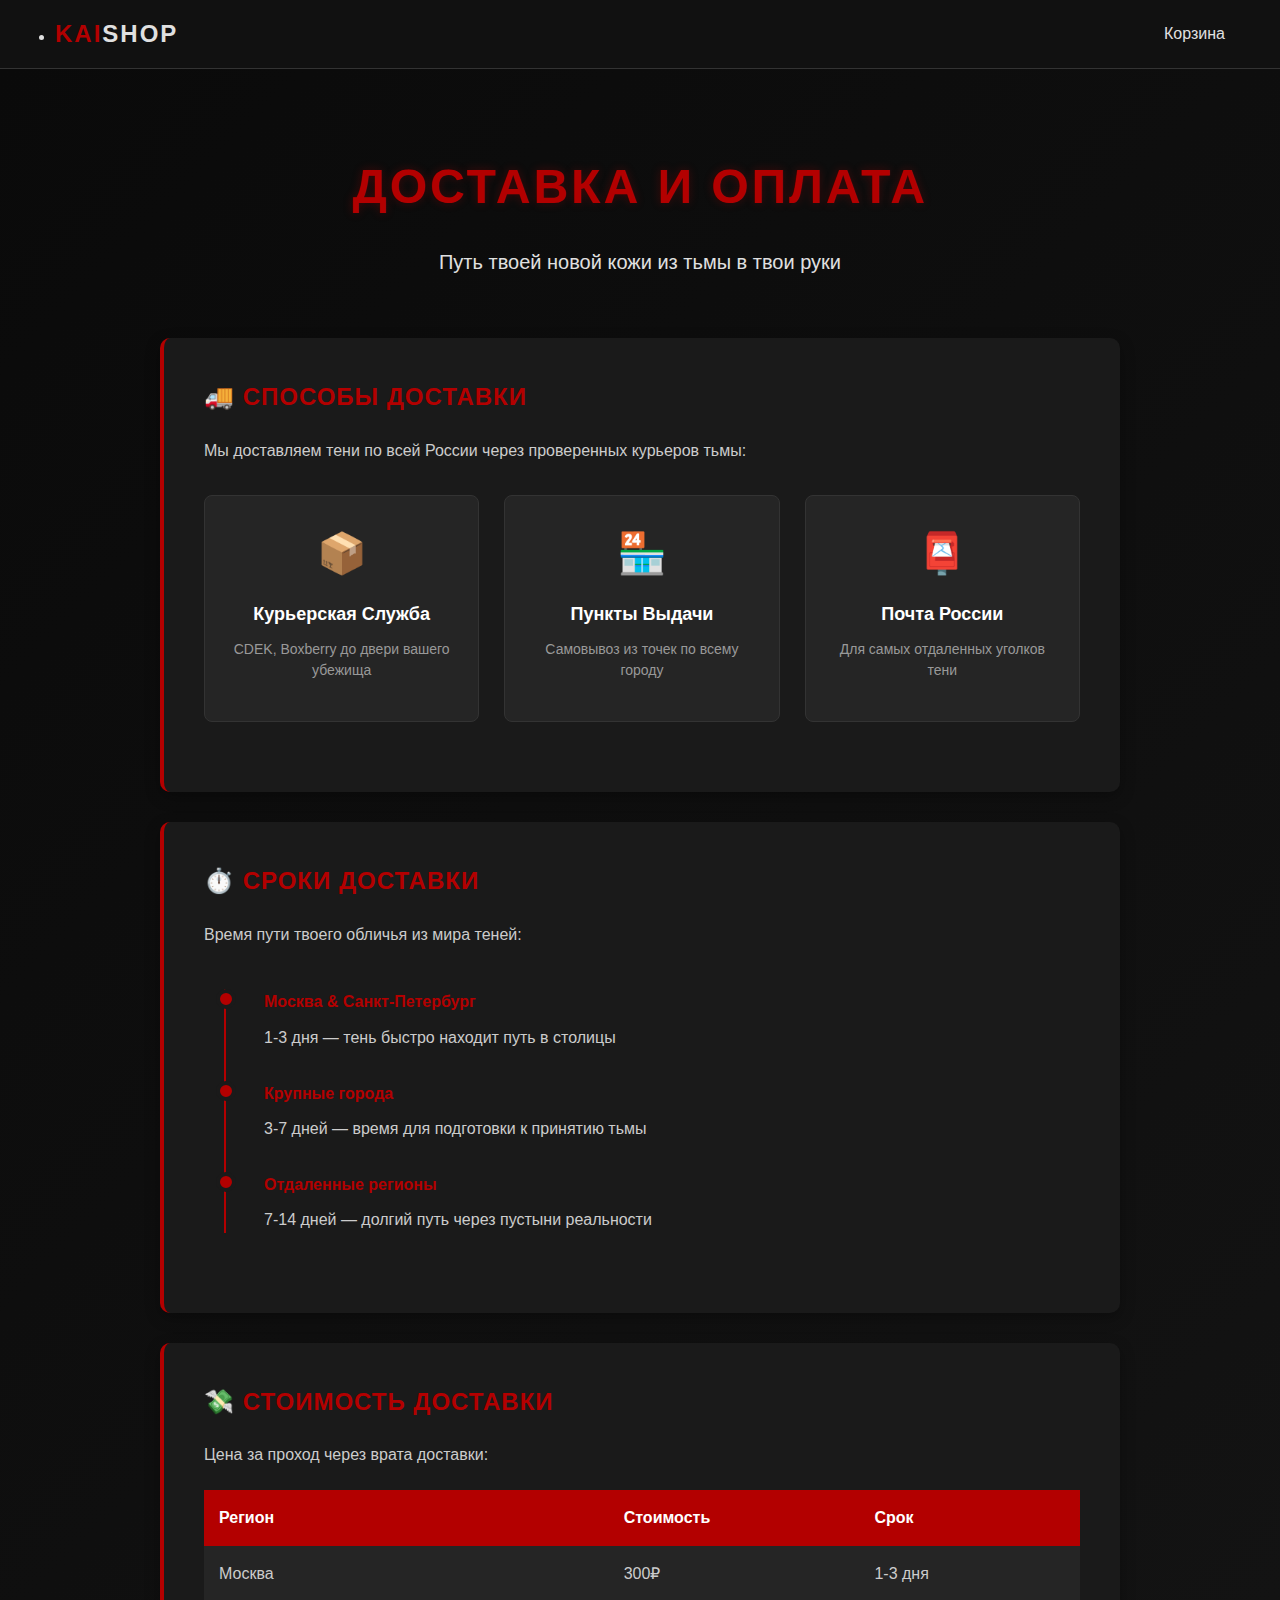
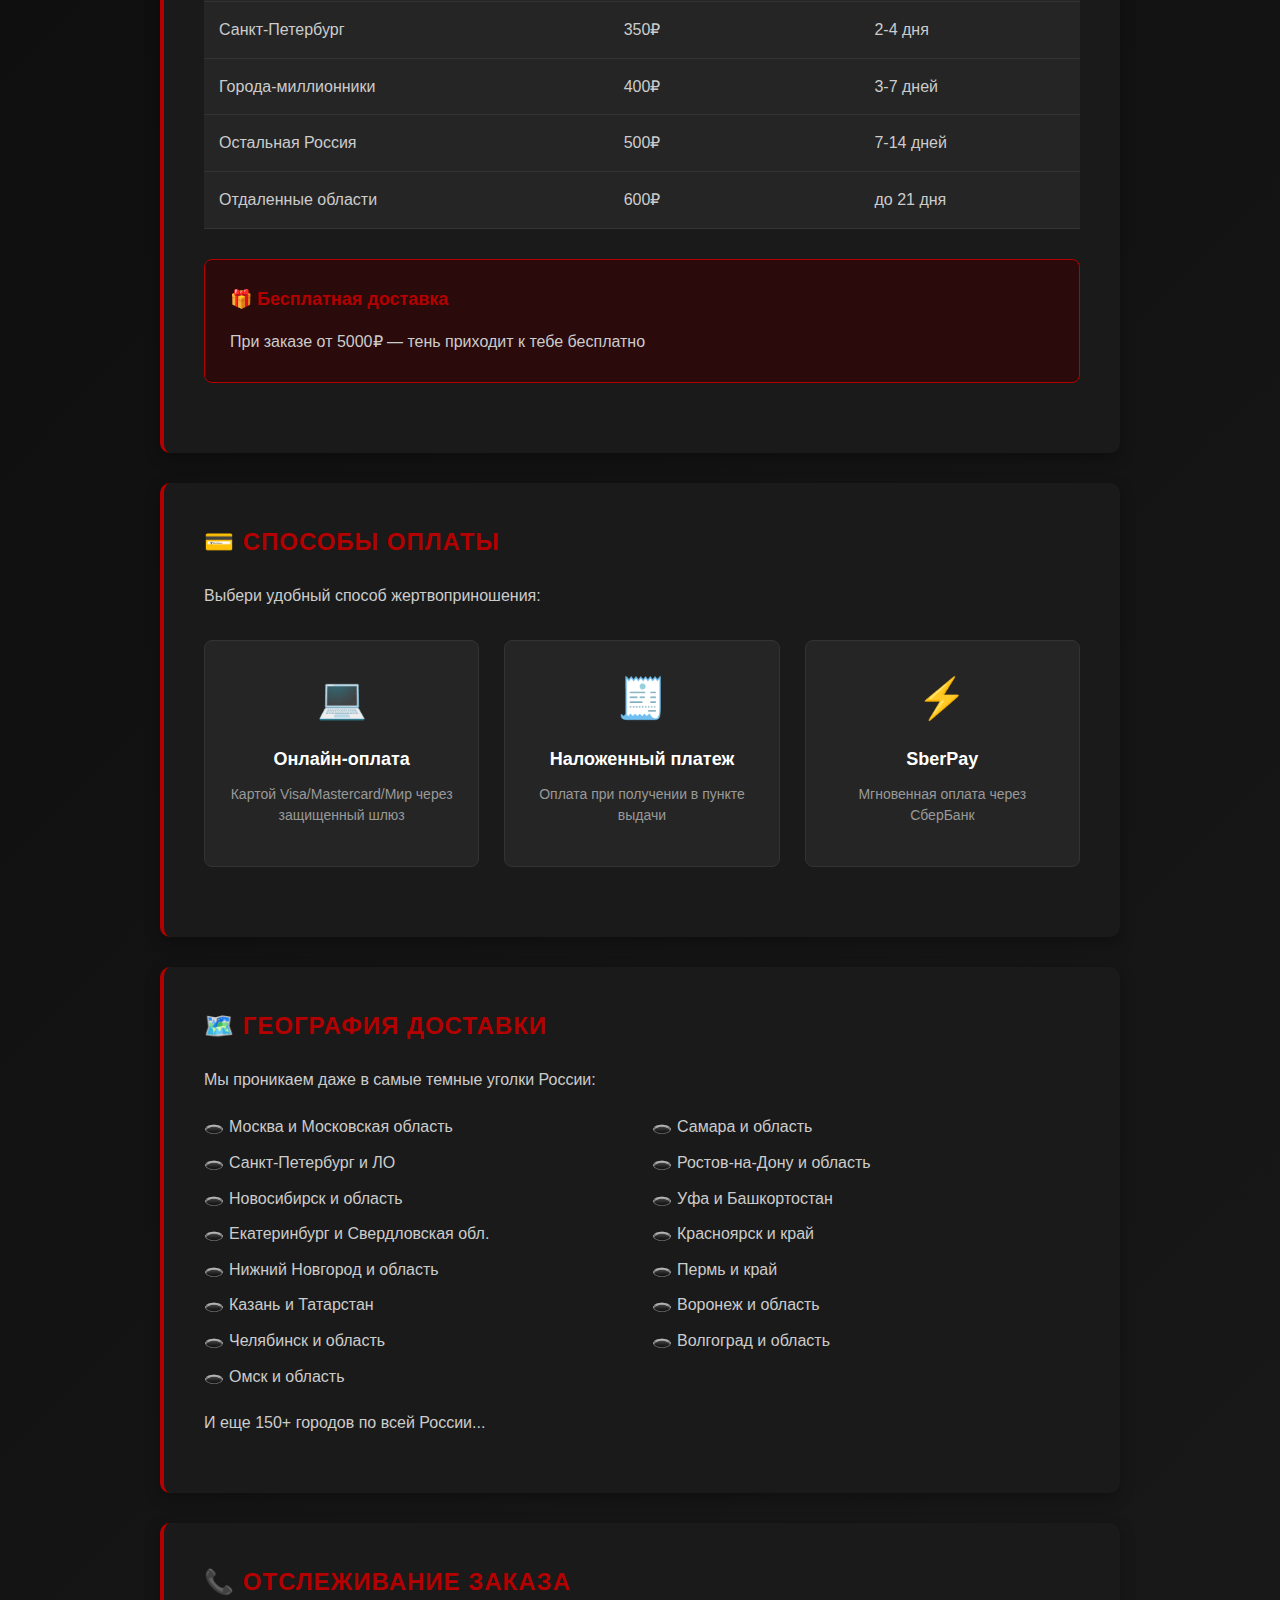
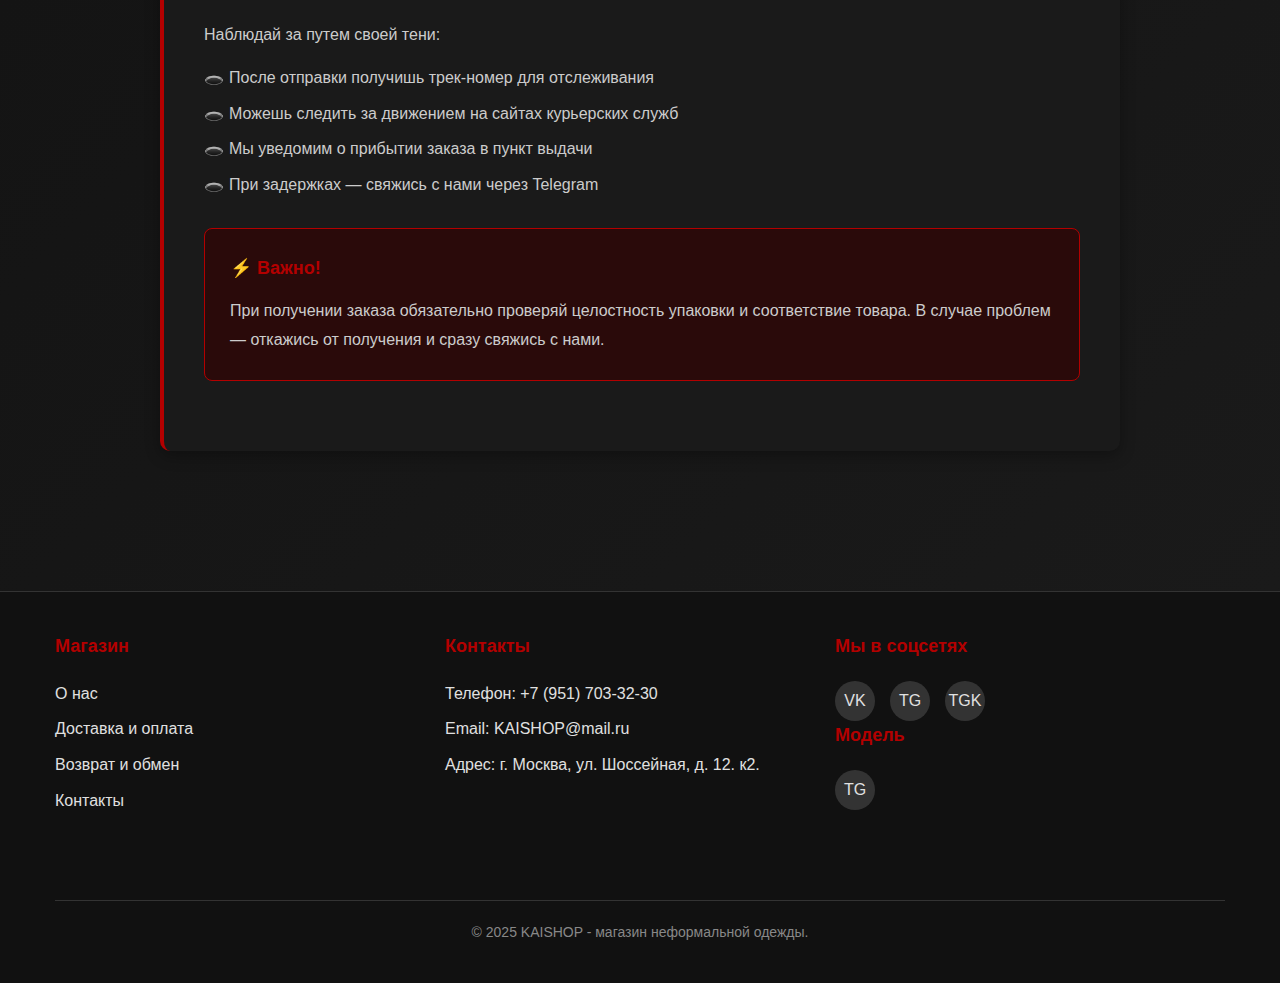
<file: dostavka1.html>
<!DOCTYPE html>
<html lang="ru">
<head>
    <meta charset="UTF-8">
    <meta name="viewport" content="width=device-width, initial-scale=1.0">
    <meta name="description" content="Доставка и оплата в магазине Kaishop">
    <meta name="keywords" content="доставка, оплата, сроки, Россия">
    <link rel="stylesheet" href="style.css">
    <link rel="stylesheet" href="dostavka.css">
    <title>Доставка и оплата - Kaishop</title>
   
</head>
<body>
    <!-- Шапка сайта -->
    <header>
        <div class="container">
            <div class="header-content">
                <li><a href="index.html"><div class="logo">Kai<span>shop</span></div></a></li>
                <nav>
                    <ul>
                        <li><a href="#"></a></li>
                        <li><a href="#"></a></li>
                        <li><a href="#"></a></li>
                        <li><a href="#"></a></li>
                        <li><a href="#"></a></li>
                        <li><a href="#"></a></li>
                    </ul>
                </nav>
                <div class="user-actions">
                    <a href="korzina.html">Корзина</a>
                </div>
            </div>
        </div>
    </header>

    <!-- Основной контент -->
    <section class="delivery-section">
        <div class="delivery-container">
            <div class="delivery-header">
                <h1 class="delivery-title">Доставка и Оплата</h1>
                <p class="delivery-subtitle">Путь твоей новой кожи из тьмы в твои руки</p>
            </div>

            <div class="delivery-grid">
                <div class="delivery-card">
                    <h3>🚚 Способы Доставки</h3>
                    <p>Мы доставляем тени по всей России через проверенных курьеров тьмы:</p>
                    
                    <div class="methods-grid">
                        <div class="method-card">
                            <span class="method-icon">📦</span>
                            <h4>Курьерская Служба</h4>
                            <p>CDEK, Boxberry до двери вашего убежища</p>
                        </div>
                        <div class="method-card">
                            <span class="method-icon">🏪</span>
                            <h4>Пункты Выдачи</h4>
                            <p>Самовывоз из точек по всему городу</p>
                        </div>
                        <div class="method-card">
                            <span class="method-icon">📮</span>
                            <h4>Почта России</h4>
                            <p>Для самых отдаленных уголков тени</p>
                        </div>
                    </div>
                </div>

                <div class="delivery-card">
                    <h3>⏱️ Сроки Доставки</h3>
                    <p>Время пути твоего обличья из мира теней:</p>
                    
                    <div class="timeline">
                        <div class="timeline-item">
                            <div class="timeline-marker"></div>
                            <div class="timeline-content">
                                <h4>Москва & Санкт-Петербург</h4>
                                <p>1-3 дня — тень быстро находит путь в столицы</p>
                            </div>
                        </div>
                        <div class="timeline-item">
                            <div class="timeline-marker"></div>
                            <div class="timeline-content">
                                <h4>Крупные города</h4>
                                <p>3-7 дней — время для подготовки к принятию тьмы</p>
                            </div>
                        </div>
                        <div class="timeline-item">
                            <div class="timeline-marker"></div>
                            <div class="timeline-content">
                                <h4>Отдаленные регионы</h4>
                                <p>7-14 дней — долгий путь через пустыни реальности</p>
                            </div>
                        </div>
                    </div>
                </div>

                <div class="delivery-card">
                    <h3>💸 Стоимость Доставки</h3>
                    <p>Цена за проход через врата доставки:</p>
                    
                    <table class="price-table">
                        <thead>
                            <tr>
                                <th>Регион</th>
                                <th>Стоимость</th>
                                <th>Срок</th>
                            </tr>
                        </thead>
                        <tbody>
                            <tr>
                                <td>Москва</td>
                                <td>300₽</td>
                                <td>1-3 дня</td>
                            </tr>
                            <tr>
                                <td>Санкт-Петербург</td>
                                <td>350₽</td>
                                <td>2-4 дня</td>
                            </tr>
                            <tr>
                                <td>Города-миллионники</td>
                                <td>400₽</td>
                                <td>3-7 дней</td>
                            </tr>
                            <tr>
                                <td>Остальная Россия</td>
                                <td>500₽</td>
                                <td>7-14 дней</td>
                            </tr>
                            <tr>
                                <td>Отдаленные области</td>
                                <td>600₽</td>
                                <td>до 21 дня</td>
                            </tr>
                        </tbody>
                    </table>
                    
                    <div class="warning-box">
                        <h4>🎁 Бесплатная доставка</h4>
                        <p>При заказе от 5000₽ — тень приходит к тебе бесплатно</p>
                    </div>
                </div>

                <div class="delivery-card">
                    <h3>💳 Способы Оплаты</h3>
                    <p>Выбери удобный способ жертвоприношения:</p>
                    
                    <div class="methods-grid">
                        <div class="method-card">
                            <span class="method-icon">💻</span>
                            <h4>Онлайн-оплата</h4>
                            <p>Картой Visa/Mastercard/Мир через защищенный шлюз</p>
                        </div>
                        <div class="method-card">
                            <span class="method-icon">🧾</span>
                            <h4>Наложенный платеж</h4>
                            <p>Оплата при получении в пункте выдачи</p>
                        </div>
                        <div class="method-card">
                            <span class="method-icon">⚡</span>
                            <h4>SberPay</h4>
                            <p>Мгновенная оплата через СберБанк</p>
                        </div>
                    </div>
                </div>

                <div class="delivery-card">
                    <h3>🗺️ География Доставки</h3>
                    <p>Мы проникаем даже в самые темные уголки России:</p>
                    
                    <ul class="regions-list">
                        <li>Москва и Московская область</li>
                        <li>Санкт-Петербург и ЛО</li>
                        <li>Новосибирск и область</li>
                        <li>Екатеринбург и Свердловская обл.</li>
                        <li>Нижний Новгород и область</li>
                        <li>Казань и Татарстан</li>
                        <li>Челябинск и область</li>
                        <li>Омск и область</li>
                        <li>Самара и область</li>
                        <li>Ростов-на-Дону и область</li>
                        <li>Уфа и Башкортостан</li>
                        <li>Красноярск и край</li>
                        <li>Пермь и край</li>
                        <li>Воронеж и область</li>
                        <li>Волгоград и область</li>
                    </ul>
                    
                    <p>И еще 150+ городов по всей России...</p>
                </div>

                <div class="delivery-card">
                    <h3>📞 Отслеживание Заказа</h3>
                    <p>Наблюдай за путем своей тени:</p>
                    <ul>
                        <li>После отправки получишь трек-номер для отслеживания</li>
                        <li>Можешь следить за движением на сайтах курьерских служб</li>
                        <li>Мы уведомим о прибытии заказа в пункт выдачи</li>
                        <li>При задержках — свяжись с нами через Telegram</li>
                    </ul>
                    
                    <div class="warning-box">
                        <h4>⚡ Важно!</h4>
                        <p>При получении заказа обязательно проверяй целостность упаковки и соответствие товара. В случае проблем — откажись от получения и сразу свяжись с нами.</p>
                    </div>
                </div>
            </div>
        </div>
    </section>

    <!-- Подвал -->
    <footer>
        <div class="container">
            <div class="footer-content">
                <div class="footer-column">
                    <h3>Магазин</h3>
                    <ul>
                        <li><a href="onas.html">О нас</a></li>
                        <li><a href="dostavka1.html">Доставка и оплата</a></li>
                        <li><a href="vozvrat.html">Возврат и обмен</a></li>
                        <li><a href="kontakti.html">Контакты</a></li>
                    </ul>
                </div>
                
                <div class="footer-column">
                    <h3>Контакты</h3>
                    <ul>
                        <li>Телефон: +7 (951) 703-32-30</li>
                        <li>Email: KAISHOP@mail.ru</li>
                        <li>Адрес: г. Москва, ул. Шоссейная, д. 12. к2.</li>
                    </ul>
                </div>
               <div class="footer-column">
                    <h3>Мы в соцсетях</h3>
                    <div class="social-links">
                        <a href="https://vk.com/xxkaixx">VK</a>
                        <a href="https://t.me/xxkaixx11">TG</a>
                        <a href="https://t.me/+Fnojny3BR4E2MDFi">TGK</a>
                    </div>
                    <div class="footer-column">
                    <h3>Модель</h3>
                    <div class="social-links">
                        <a href="https://t.me/qnwexe">TG</a>         
                    </div>
                    </div>
                </div>
            </div>
            <div class="copyright">
                &copy; 2025 KAISHOP - магазин неформальной одежды.
            </div>
        </div>
    </footer>
</body>
</html>
</file>
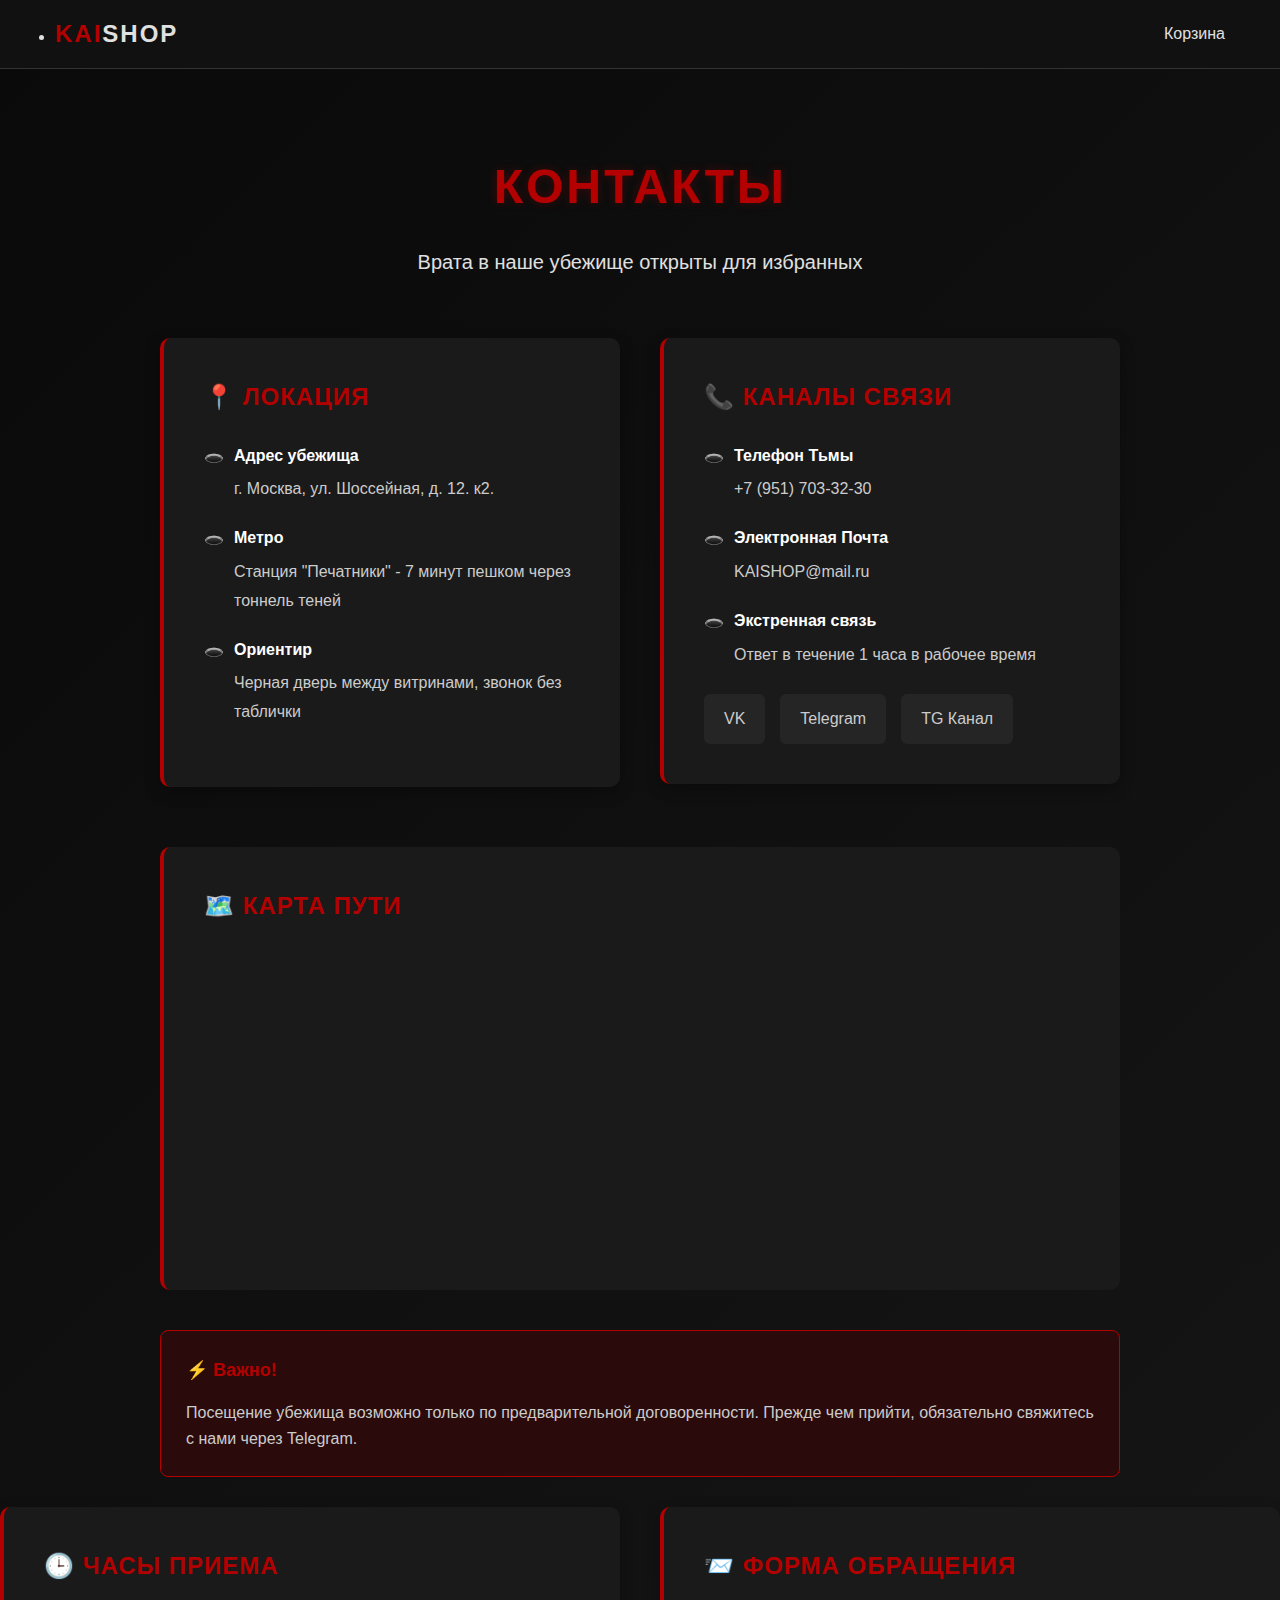
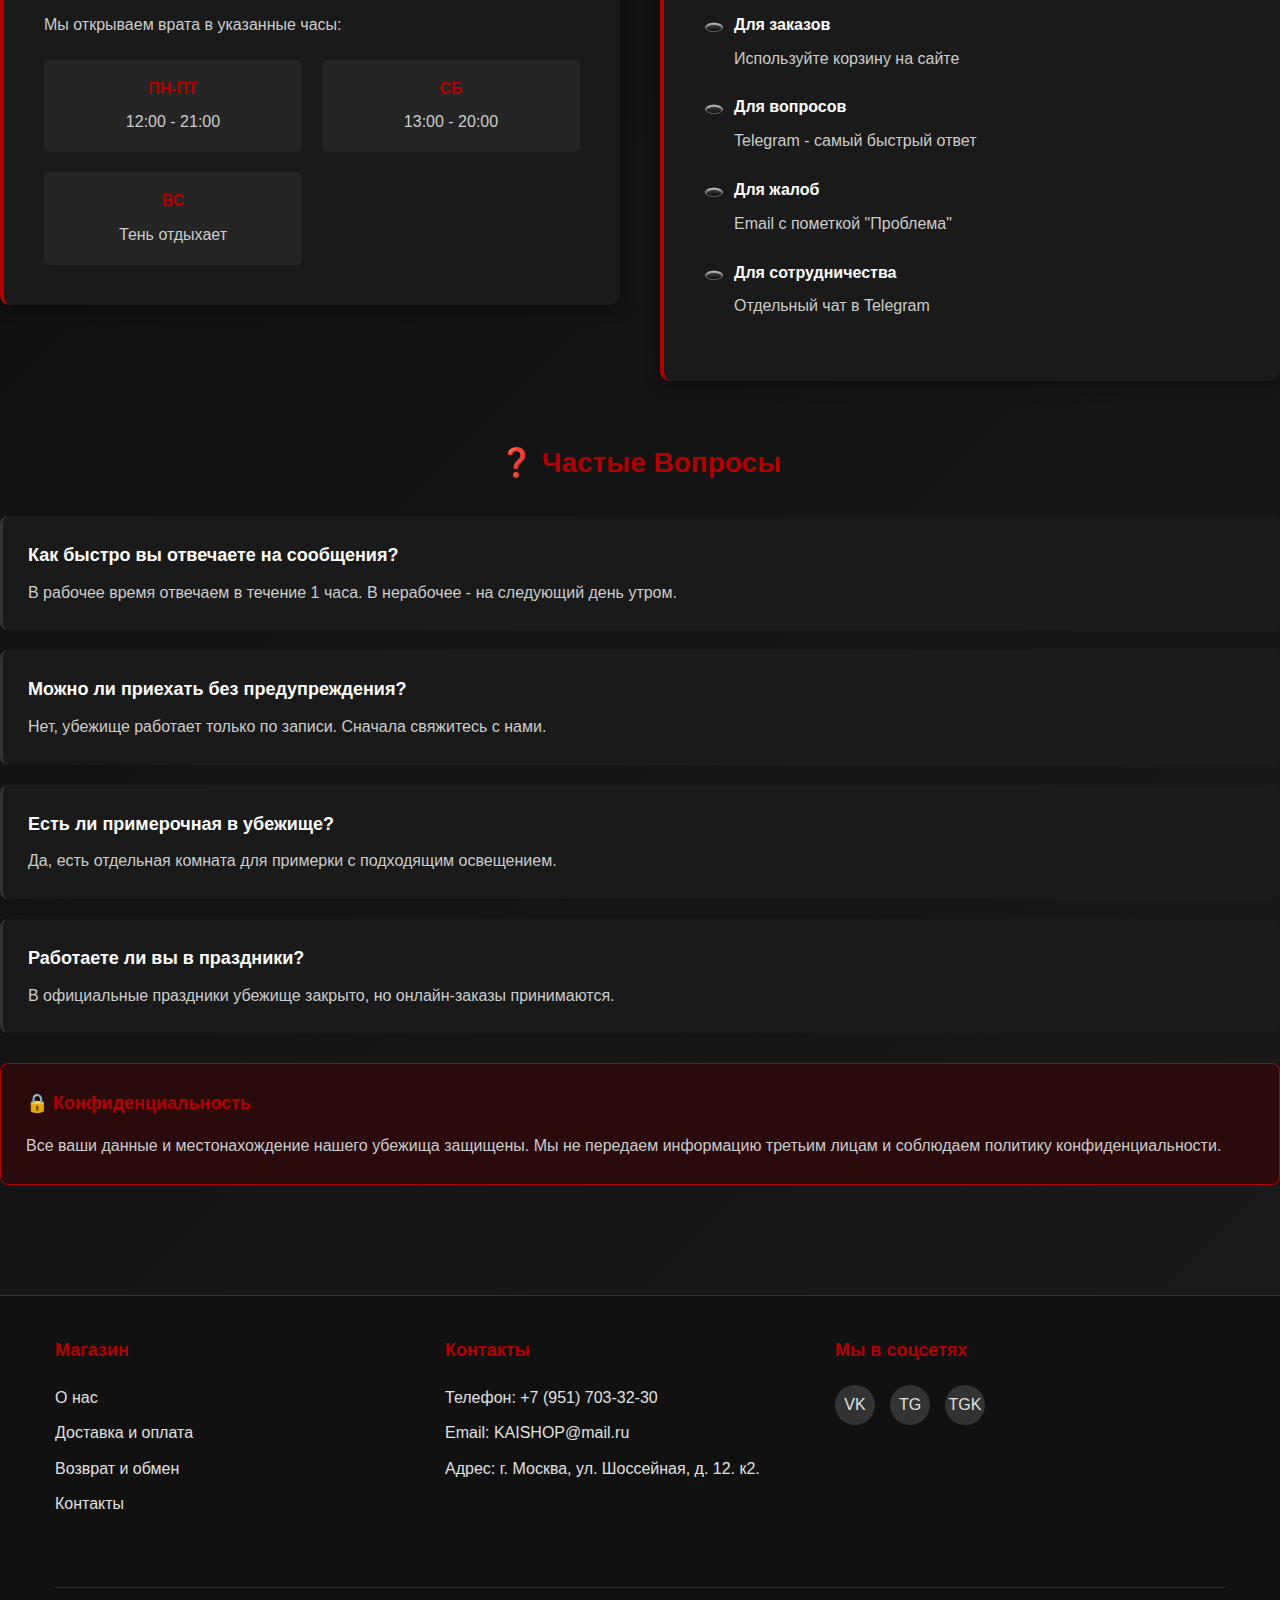
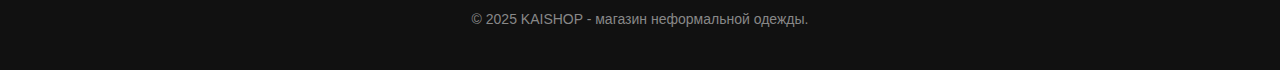
<file: kontakti.html>
<!DOCTYPE html>
<html lang="ru">
<head>
    <meta charset="UTF-8">
    <meta name="viewport" content="width=device-width, initial-scale=1.0">
    <meta name="description" content="Контакты магазина Kaishop">
    <meta name="keywords" content="контакты, адрес, телефон, связь">
    <link rel="stylesheet" href="style.css">
    <link rel="stylesheet" href="kontakti.css">
    <title>Контакты - Kaishop</title>
</head>
<body>
    <!-- Шапка сайта -->
    <header>
        <div class="container">
            <div class="header-content">
                <li><a href="index.html"><div class="logo">Kai<span>shop</span></div></a></li>
                <nav>
                    <ul>
                        <li><a href="#"></a></li>
                        <li><a href="#"></a></li>
                        <li><a href="#"></a></li>
                        <li><a href="#"></a></li>
                        <li><a href="#"></a></li>
                        <li><a href="#"></a></li>
                    </ul>
                </nav>
                <div class="user-actions">
                    <a href="korzina.html">Корзина</a>
                </div>
            </div>
        </div>
    </header>

    <!-- Основной контент -->
    <section class="contacts-section">
        <div class="contacts-container">
            <div class="contacts-header">
                <h1 class="contacts-title">Контакты</h1>
                <p class="contacts-subtitle">Врата в наше убежище открыты для избранных</p>
            </div>

            <div class="contacts-grid">
                <div class="contact-card">
                    <h3>📍 Локация</h3>
                    <div class="contact-info">
                        <div class="contact-item">
                            <strong>Адрес убежища</strong>
                            г. Москва, ул. Шоссейная, д. 12. к2.
                        </div>
                        <div class="contact-item">
                            <strong>Метро</strong>
                            Станция "Печатники" - 7 минут пешком через тоннель теней
                        </div>
                        <div class="contact-item">
                            <strong>Ориентир</strong>
                            Черная дверь между витринами, звонок без таблички
                        </div>
                    </div>
                </div>

                <div class="contact-card">
                    <h3>📞 Каналы Связи</h3>
                    <div class="contact-info">
                        <div class="contact-item">
                            <strong>Телефон Тьмы</strong>
                            +7 (951) 703-32-30
                        </div>
                        <div class="contact-item">
                            <strong>Электронная Почта</strong>
                            KAISHOP@mail.ru
                        </div>
                        <div class="contact-item">
                            <strong>Экстренная связь</strong>
                            Ответ в течение 1 часа в рабочее время
                        </div>
                    </div>

                    <div class="social-links-large">
                        <a href="https://vk.com/xxkaixx" class="social-link">
                            <span>VK</span>
                        </a>
                        <a href="https://t.me/xxkaixx11" class="social-link">
                            <span>Telegram</span>
                        </a>
                        <a href="https://t.me/+Fnojny3BR4E2MDFi" class="social-link">
                            <span>TG Канал</span>
                        </a>
                    </div>
                </div>
            </div>

            <div class="map-container">
                <h3>🗺️ Карта Пути</h3>
                
    <div style="position:relative;overflow:hidden;height:300px;border-radius:8px;">
        <iframe 
            src="https://yandex.ru/map-widget/v1/?ll=37.711556%2C55.768989&z=16" 
            width="100%" 
            height="300" 
            frameborder="0" 
            style="border:0;border-radius:8px;"
            allowfullscreen="true">
        </iframe>
    </div>
    
                </div>
                <div class="warning-box">
                    <h4>⚡ Важно!</h4>
                    <p>Посещение убежища возможно только по предварительной договоренности. Прежде чем прийти, обязательно свяжитесь с нами через Telegram.</p>
                </div>
            </div>

            <div class="contacts-grid">
                <div class="contact-card">
                    <h3>🕒 Часы Приема</h3>
                    <div class="contact-info">
                        <p>Мы открываем врата в указанные часы:</p>
                        <div class="hours-grid">
                            <div class="hour-item">
                                <div class="day">ПН-ПТ</div>
                                <div class="time">12:00 - 21:00</div>
                            </div>
                            <div class="hour-item">
                                <div class="day">СБ</div>
                                <div class="time">13:00 - 20:00</div>
                            </div>
                            <div class="hour-item">
                                <div class="day">ВС</div>
                                <div class="time">Тень отдыхает</div>
                            </div>
                        </div>
                    </div>
                </div>

                <div class="contact-card">
                    <h3>📨 Форма Обращения</h3>
                    <div class="contact-info">
                        <div class="contact-item">
                            <strong>Для заказов</strong>
                            Используйте корзину на сайте
                        </div>
                        <div class="contact-item">
                            <strong>Для вопросов</strong>
                            Telegram - самый быстрый ответ
                        </div>
                        <div class="contact-item">
                            <strong>Для жалоб</strong>
                            Email с пометкой "Проблема"
                        </div>
                        <div class="contact-item">
                            <strong>Для сотрудничества</strong>
                            Отдельный чат в Telegram
                        </div>
                    </div>
                </div>
            </div>

            <div class="faq-section">
                <h3 style="color: #b30000; font-size: 28px; margin-bottom: 30px; text-align: center;">❓ Частые Вопросы</h3>
                <div class="faq-grid">
                    <div class="faq-item">
                        <h4>Как быстро вы отвечаете на сообщения?</h4>
                        <p>В рабочее время отвечаем в течение 1 часа. В нерабочее - на следующий день утром.</p>
                    </div>
                    <div class="faq-item">
                        <h4>Можно ли приехать без предупреждения?</h4>
                        <p>Нет, убежище работает только по записи. Сначала свяжитесь с нами.</p>
                    </div>
                    <div class="faq-item">
                        <h4>Есть ли примерочная в убежище?</h4>
                        <p>Да, есть отдельная комната для примерки с подходящим освещением.</p>
                    </div>
                    <div class="faq-item">
                        <h4>Работаете ли вы в праздники?</h4>
                        <p>В официальные праздники убежище закрыто, но онлайн-заказы принимаются.</p>
                    </div>
                </div>
            </div>

            <div class="warning-box">
                <h4>🔒 Конфиденциальность</h4>
                <p>Все ваши данные и местонахождение нашего убежища защищены. Мы не передаем информацию третьим лицам и соблюдаем политику конфиденциальности.</p>
            </div>
        </div>
    </section>

    <!-- Подвал -->
    <footer>
        <div class="container">
            <div class="footer-content">
                <div class="footer-column">
                    <h3>Магазин</h3>
                    <ul>
                        <li><a href="onas.html">О нас</a></li>
                        <li><a href="dostavka1.html">Доставка и оплата</a></li>
                        <li><a href="vozvrat.html">Возврат и обмен</a></li>
                        <li><a href="kontakti.html">Контакты</a></li>
                    </ul>
                </div>
                
                <div class="footer-column">
                    <h3>Контакты</h3>
                    <ul>
                        <li>Телефон: +7 (951) 703-32-30</li>
                        <li>Email: KAISHOP@mail.ru</li>
                        <li>Адрес: г. Москва, ул. Шоссейная, д. 12. к2.</li>
                    </ul>
                </div>
                <div class="footer-column">
                    <h3>Мы в соцсетях</h3>
                    <div class="social-links">
                        <a href="https://vk.com/xxkaixx">VK</a>
                        <a href="https://t.me/xxkaixx11">TG</a>
                        <a href="https://t.me/+Fnojny3BR4E2MDFi">TGK</a>
                    </div>
                </div>
            </div>
            <div class="copyright">
                &copy; 2025 KAISHOP - магазин неформальной одежды.
            </div>
        </div>
    </footer>
</body>
</html>
</file>
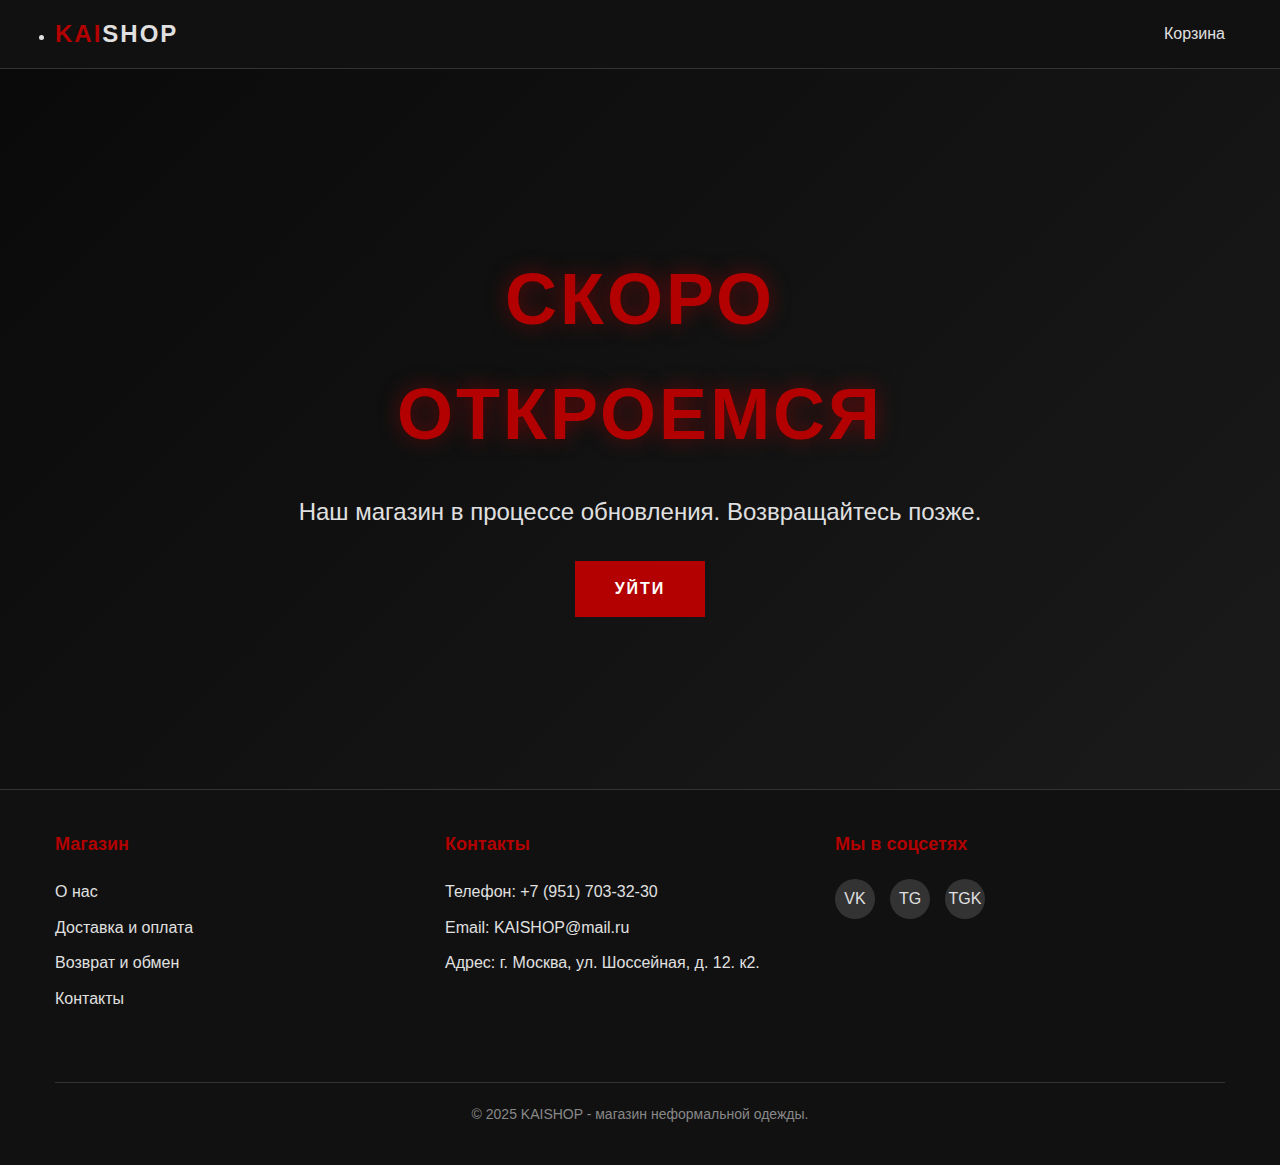
<file: net.html>
<!DOCTYPE html>
<html lang="ru">
<head>
    <meta charset="UTF-8">
    <meta name="viewport" content="width=device-width, initial-scale=1.0">
    <meta name="description" content="Kaishop - магазин неформальной одежды">
    <meta name="keywords" content="неформальная одежда, готическая одежда, альтернативный стиль">
    <link rel="stylesheet" href="style.css">
     <link rel="stylesheet" href="net.css">
    <title>Kaishop - магазин неформальной одежды</title>

</head>
<body>
    <!-- Шапка сайта --> 
    <header>
        <div class="container">
            <div class="header-content">
                <li><a href="index.html"><div class="logo">Kai<span>shop</span></div></a></li>
                <nav>
                    <ul>
                        <li><a href="#"></a></li>
                        <li><a href="#"></a></li>
                        <li><a href="#"></a></li>
                        <li><a href="#"></a></li>
                        <li><a href="#"></a></li>
                        <li><a href="#"></a></li>
                    </ul>
                </nav>
                <div class="user-actions">
                    <a href="korzina.html">Корзина</a>
                </div>
            </div>
        </div>
    </header>

    <!-- Главный баннер -->
    <section class="hero">
        <div class="hero-content">
            <h1>Скоро откроемся</h1>
            <p>Наш магазин в процессе обновления. Возвращайтесь позже.</p>
            <a href="index.html" class="hero-button">Уйти</a>
        </div>
    </section>

    <!-- Подвал -->
    <footer>
        <div class="container">
            <div class="footer-content">
                <div class="footer-column">
                    <h3>Магазин</h3>
                    <ul>
                        <li><a href="onas.html">О нас</a></li>
                        <li><a href="dostavka1.html">Доставка и оплата</a></li>
                        <li><a href="vozvrat.html">Возврат и обмен</a></li>
                        <li><a href="kontakti.html">Контакты</a></li>
                    </ul>
                </div>
                
                <div class="footer-column">
                    <h3>Контакты</h3>
                    <ul>
                        <li>Телефон: +7 (951) 703-32-30</li>
                        <li>Email: KAISHOP@mail.ru</li>
                        <li>Адрес: г. Москва, ул. Шоссейная, д. 12. к2.</li>
                    </ul>
                </div>
                <div class="footer-column">
                    <h3>Мы в соцсетях</h3>
                    <div class="social-links">
                        <a href="https://vk.com/xxkaixx">VK</a>
                        <a href="https://t.me/xxkaixx11">TG</a>
                        <a href="https://t.me/+Fnojny3BR4E2MDFi">TGK</a>
                    </div>
                </div>
            </div>
            <div class="copyright">
                &copy; 2025 KAISHOP - магазин неформальной одежды.
            </div>
        </div>
    </footer>
</body>
</html>
</file>
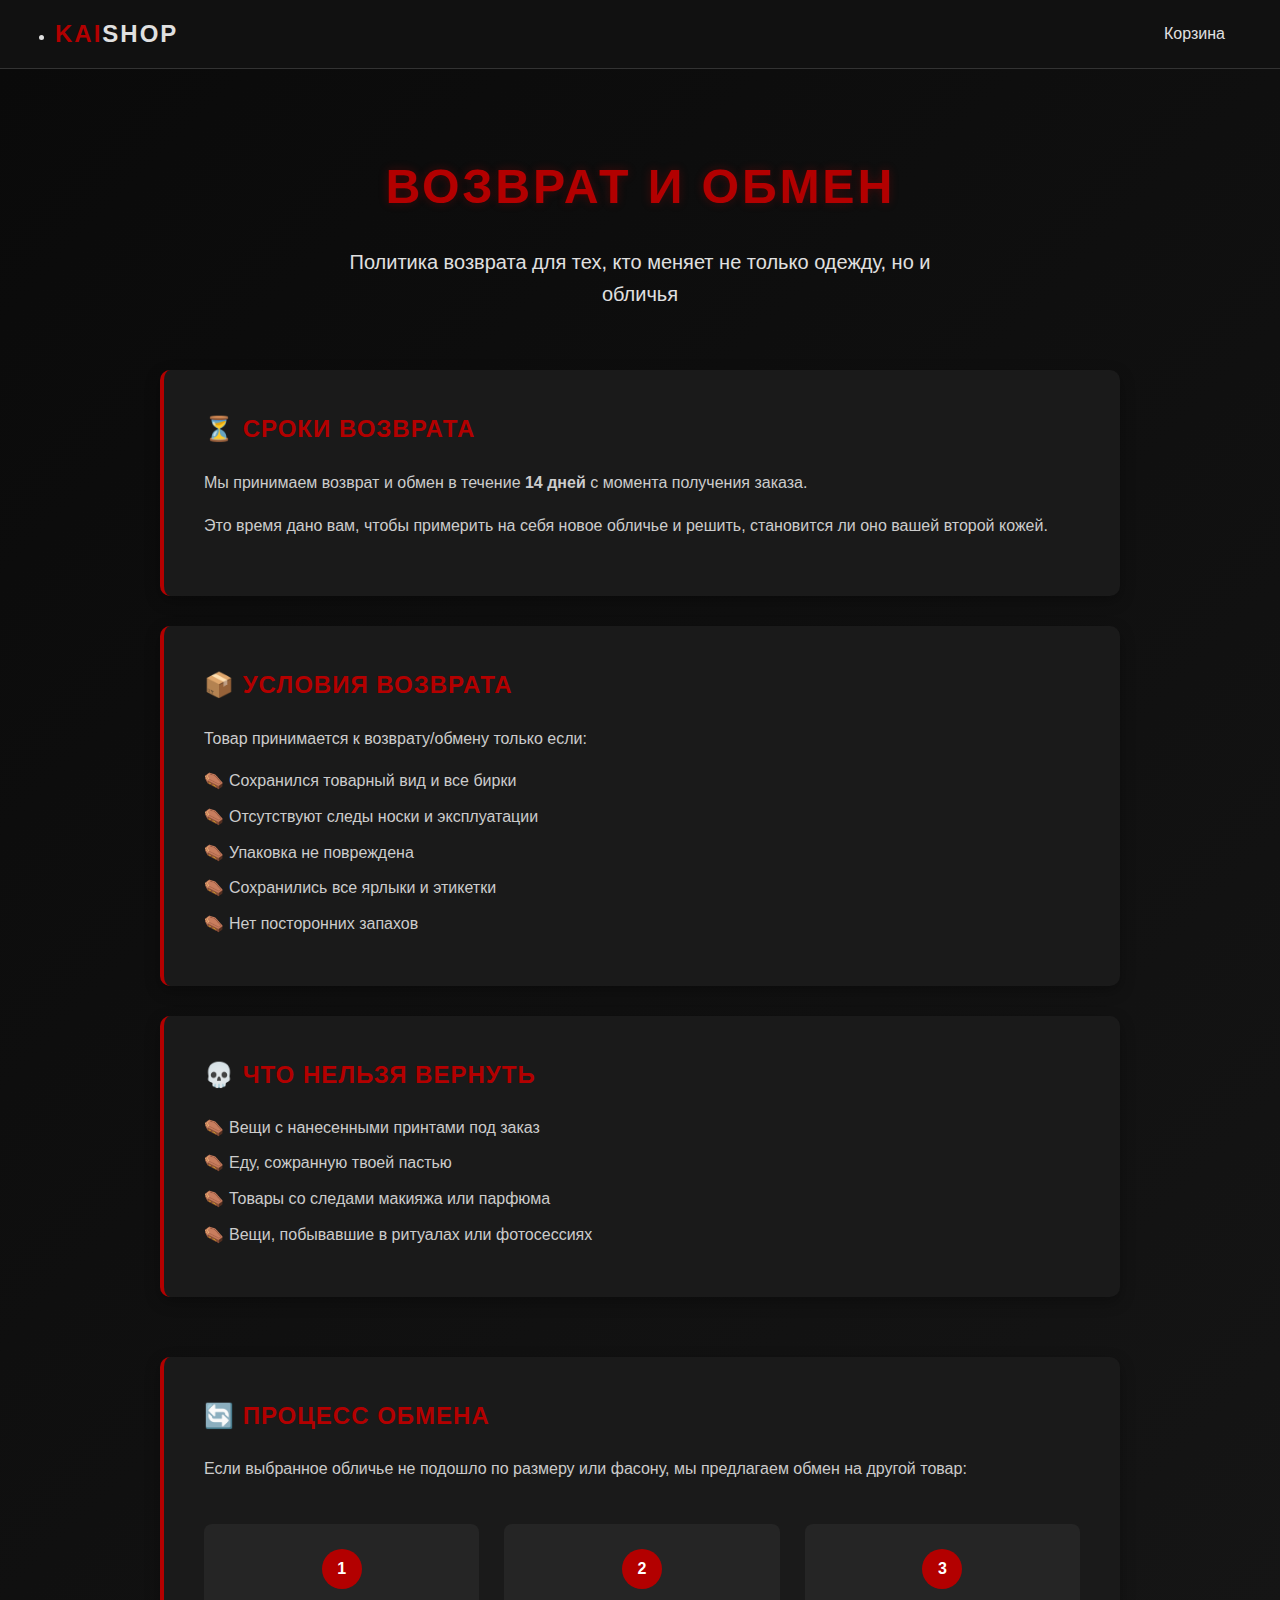
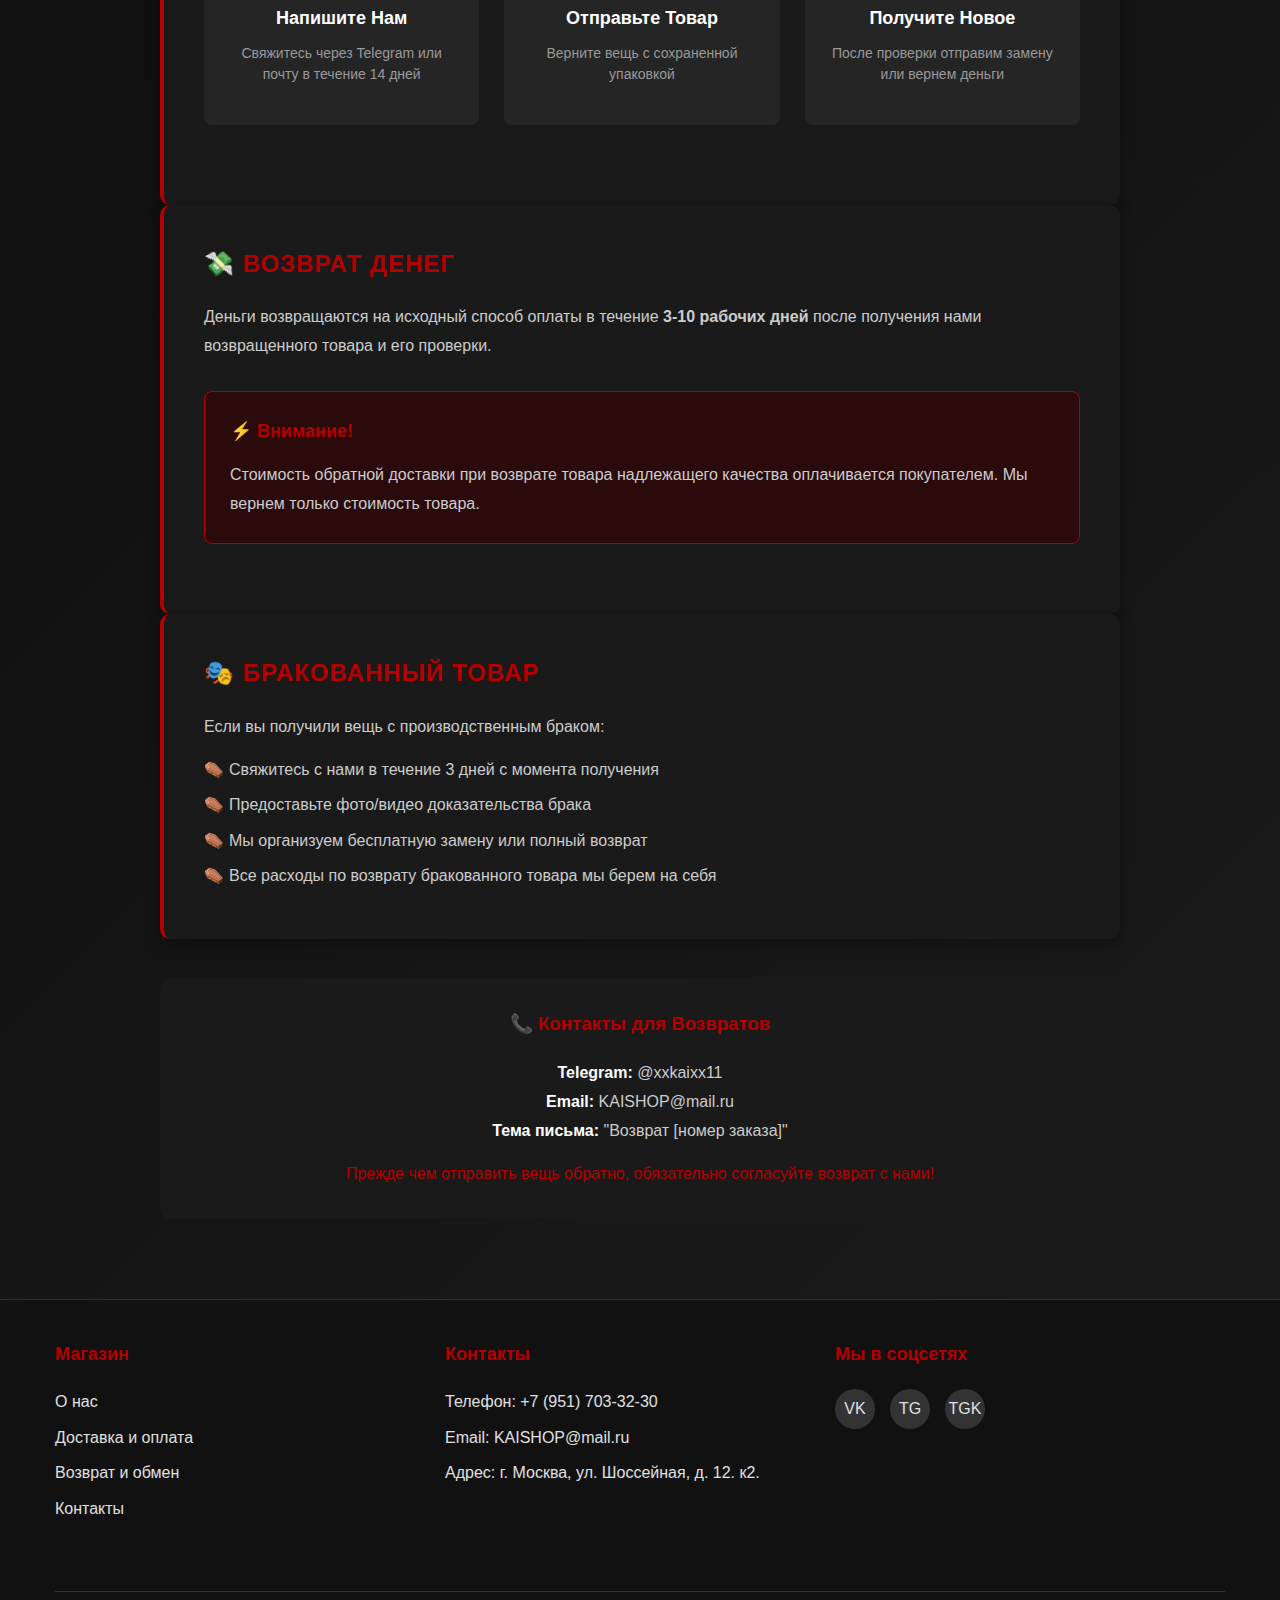
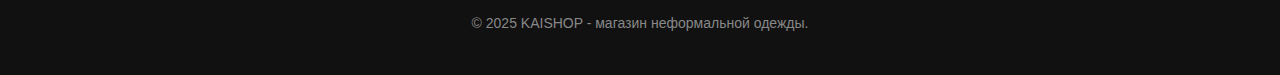
<file: vozvrat.html>
<!DOCTYPE html>
<html lang="ru">
<head>
    <meta charset="UTF-8">
    <meta name="viewport" content="width=device-width, initial-scale=1.0">
    <meta name="description" content="Возврат и обмен товаров в магазине Kaishop">
    <meta name="keywords" content="возврат, обмен, гарантия, товар">
    <link rel="stylesheet" href="style.css">    
    <link rel="stylesheet" href="vozvrat.css">
    <title>Возврат и обмен - Kaishop</title>
</head>
<body>
    <!-- Шапка сайта -->
    <header>
        <div class="container">
            <div class="header-content">
                <li><a href="index.html"><div class="logo">Kai<span>shop</span></div></a></li>
                <nav>
                    <ul>
                        <li><a href="#"></a></li>
                        <li><a href="#"></a></li>
                        <li><a href="#"></a></li>
                        <li><a href="#"></a></li>
                        <li><a href="#"></a></li>
                        <li><a href="#"></a></li>
                    </ul>
                </nav>
                <div class="user-actions">
                    <a href="korzina.html">Корзина</a>
                </div>
            </div>
        </div>
    </header>

    <!-- Основной контент -->
    <section class="return-section">
        <div class="return-container">
            <div class="return-header">
                <h1 class="return-title">Возврат и Обмен</h1>
                <p class="return-subtitle">Политика возврата для тех, кто меняет не только одежду, но и обличья</p>
            </div>

            <div class="policy-grid">
                <div class="policy-card">
                    <h3>⏳ Сроки Возврата</h3>
                    <p>Мы принимаем возврат и обмен в течение <strong>14 дней</strong> с момента получения заказа.</p>
                    <p>Это время дано вам, чтобы примерить на себя новое обличье и решить, становится ли оно вашей второй кожей.</p>
                </div>

                <div class="policy-card">
                    <h3>📦 Условия Возврата</h3>
                    <p>Товар принимается к возврату/обмену только если:</p>
                    <ul>
                        <li>Сохранился товарный вид и все бирки</li>
                        <li>Отсутствуют следы носки и эксплуатации</li>
                        <li>Упаковка не повреждена</li>
                        <li>Сохранились все ярлыки и этикетки</li>
                        <li>Нет посторонних запахов</li>
                    </ul>
                </div>

                <div class="policy-card">
                    <h3>💀 Что Нельзя Вернуть</h3>
                    <ul>
                        <li>Вещи с нанесенными принтами под заказ</li>
                        <li>Еду, сожранную твоей пастью
                        <li>Товары со следами макияжа или парфюма</li>
                        <li>Вещи, побывавшие в ритуалах или фотосессиях</li>
                    </ul>
                </div>
            </div>

            <div class="policy-card">
                <h3>🔄 Процесс Обмена</h3>
                <p>Если выбранное обличье не подошло по размеру или фасону, мы предлагаем обмен на другой товар:</p>
                
                <div class="process-steps">
                    <div class="step">
                        <div class="step-number">1</div>
                        <h4>Напишите Нам</h4>
                        <p>Свяжитесь через Telegram или почту в течение 14 дней</p>
                    </div>
                    <div class="step">
                        <div class="step-number">2</div>
                        <h4>Отправьте Товар</h4>
                        <p>Верните вещь с сохраненной упаковкой</p>
                    </div>
                    <div class="step">
                        <div class="step-number">3</div>
                        <h4>Получите Новое</h4>
                        <p>После проверки отправим замену или вернем деньги</p>
                    </div>
                </div>
            </div>

            <div class="policy-card">
                <h3>💸 Возврат Денег</h3>
                <p>Деньги возвращаются на исходный способ оплаты в течение <strong>3-10 рабочих дней</strong> после получения нами возвращенного товара и его проверки.</p>
                
                <div class="warning-box">
                    <h4>⚡ Внимание!</h4>
                    <p>Стоимость обратной доставки при возврате товара надлежащего качества оплачивается покупателем. Мы вернем только стоимость товара.</p>
                </div>
            </div>

            <div class="policy-card">
                <h3>🎭 Бракованный Товар</h3>
                <p>Если вы получили вещь с производственным браком:</p>
                <ul>
                    <li>Свяжитесь с нами в течение 3 дней с момента получения</li>
                    <li>Предоставьте фото/видео доказательства брака</li>
                    <li>Мы организуем бесплатную замену или полный возврат</li>
                    <li>Все расходы по возврату бракованного товара мы берем на себя</li>
                </ul>
            </div>

            <div class="contact-info">
                <h3>📞 Контакты для Возвратов</h3>
                <div class="contact-details">
                    <p><strong>Telegram:</strong> @xxkaixx11</p>
                    <p><strong>Email:</strong> KAISHOP@mail.ru</p>
                    <p><strong>Тема письма:</strong> "Возврат [номер заказа]"</p>
                    <p style="margin-top: 15px; color: #b30000;">Прежде чем отправить вещь обратно, обязательно согласуйте возврат с нами!</p>
                </div>
            </div>
        </div>
    </section>

    <!-- Подвал -->
    <footer>
        <div class="container">
            <div class="footer-content">
                <div class="footer-column">
                    <h3>Магазин</h3>
                    <ul>
                        <li><a href="onas.html">О нас</a></li>
                        <li><a href="dostavka1.html">Доставка и оплата</a></li>
                        <li><a href="vozvrat.html">Возврат и обмен</a></li>
                        <li><a href="kontakti.html">Контакты</a></li>
                    </ul>
                </div>
                
                <div class="footer-column">
                    <h3>Контакты</h3>
                    <ul>
                        <li>Телефон: +7 (951) 703-32-30</li>
                        <li>Email: KAISHOP@mail.ru</li>
                        <li>Адрес: г. Москва, ул. Шоссейная, д. 12. к2.</li>
                    </ul>
                </div>
                <div class="footer-column">
                    <h3>Мы в соцсетях</h3>
                    <div class="social-links">
                        <a href="https://vk.com/xxkaixx">VK</a>
                        <a href="https://t.me/xxkaixx11">TG</a>
                        <a href="https://t.me/+Fnojny3BR4E2MDFi">TGK</a>
                    </div>
                </div>
            </div>
            <div class="copyright">
                &copy; 2025 KAISHOP - магазин неформальной одежды.
            </div>
        </div>
    </footer>
</body>
</html>
</file>
<file: style.css>
/* Базовые стили и сброс */
        * {
            margin: 0;
            padding: 0;
            box-sizing: border-box;
            font-family: 'Arial', sans-serif;
        }
        
        body {
            background-color: #0a0a0a;
            color: #e0e0e0;
            line-height: 1.6;
        }
        
        a {
            text-decoration: none;
            color: #e0e0e0;
            transition: color 0.3s ease;
        }
        
        a:hover {
            color: #b30000;
        }
        
        .container {
            width: 100%;
            max-width: 1200px;
            margin: 0 auto;
            padding: 0 15px;
        }
        
        /* Шапка сайта */
        header {
            background-color: #111;
            padding: 15px 0;
            border-bottom: 1px solid #333;
        }
        
        .header-content {
            display: flex;
            justify-content: space-between;
            align-items: center;
        }
        
        .logo {
            font-size: 24px;
            font-weight: bold;
            color: #b30000;
            text-transform: uppercase;
            letter-spacing: 2px;
        }
        
        .logo span {
            color: #e0e0e0;
        }
        
        nav ul {
            display: flex;
            list-style: none;
        }
        
        nav ul li {
            margin-left: 20px;
        }
        
        nav ul li a {
            font-weight: bold;
            text-transform: uppercase;
            font-size: 14px;
        }
        
        .user-actions a {
            margin-left: 15px;
        }
        
        /* Главный баннер */
.hero {
    position: relative;
    height: 500px;
    display: flex;
    align-items: center;
    justify-content: center;
    text-align: center;
}

.hero-content {
    z-index: 2;
}

.hero-button-container {
    position: absolute;
    bottom: 50px;
    left: 0;
    right: 0;
    text-align: center;
}
        
        .btn {
            display: inline-block;
            background-color: #b30000;
            color: white;
            padding: 12px 30px;
            border: none;
            text-transform: uppercase;
            font-weight: bold;
            letter-spacing: 1px;
            cursor: pointer;
            transition: all 0.3s ease;
        }
        
        .btn:hover {
            background-color: #8a0000;
            transform: translateY(-3px);
            box-shadow: 0 5px 15px rgba(178, 0, 0, 0.4);
        }
        
        /* Категории товаров */
        .categories {
            padding: 60px 0;
        }
        
        .section-title {
            text-align: center;
            margin-bottom: 40px;
            font-size: 32px;
            text-transform: uppercase;
            letter-spacing: 2px;
        }
        
        .categories-grid {
            display: grid;
            grid-template-columns: repeat(auto-fill, minmax(250px, 1fr));
            gap: 30px;
        }
        
        .category-card {
            background-color: #1a1a1a;
            border-radius: 5px;
            overflow: hidden;
            transition: transform 0.5s ease, box-shadow 0.5s ease;
            box-shadow: 0 5px 15px rgba(0,0,0,0.3);
        }
        
        .category-card:hover {
            transform: translateY(-10px);
            box-shadow: 0 15px 30px rgba(0,0,0,0.5);
        }
        
        .category-img {
            height: 200px;
            overflow: hidden;
        }
        
        .category-img img {
            width: 100%;
            height: 100%;
            object-fit: cover;
            transition: transform 0.5s ease;
        }
        
        .category-card:hover .category-img img {
            transform: scale(1.1);
        }
        
        .category-info {
            padding: 20px;
            text-align: center;
        }
        
        .category-info h3 {
            margin-bottom: 10px;
            font-size: 18px;
        }
        
        /* Популярные товары */
        .products {
            padding: 60px 0;
            background-color: #111;
        }
        
        .products-grid {
            display: grid;
            grid-template-columns: repeat(auto-fill, minmax(250px, 1fr));
            gap: 30px;
        }
        
        .product-card {
            background-color: #1a1a1a;
            border-radius: 5px;
            overflow: hidden;
            transition: all 0.5s ease;
            box-shadow: 0 5px 15px rgba(0,0,0,0.3);
        }
        
        .product-card:hover {
            transform: translateY(-10px) rotateY(10deg);
            box-shadow: 0 15px 30px rgba(0,0,0,0.5);
        }
        
        .product-img {
            height: 250px;
            overflow: hidden;
            position: relative;
        }
        
        .product-img img {
            width: 100%;
            height: 100%;
            object-fit: cover;
            transition: transform 0.5s ease;
        }
        
        .product-card:hover .product-img img {
            transform: scale(1.1);
        }
        
        .product-info {
            padding: 20px;
        }
        
        .product-info h3 {
            margin-bottom: 10px;
            font-size: 18px;
        }
        
        .product-price {
            color: #b30000;
            font-weight: bold;
            font-size: 20px;
            margin-bottom: 15px;
        }
        
        /* О нас */
        .about {
            padding: 60px 0;
        }
        
        .about-content {
            display: flex;
            align-items: center;
            gap: 40px;
        }
        
        .about-text {
            flex: 1;
        }
        
        .about-text h2 {
            margin-bottom: 20px;
            font-size: 32px;
        }
        
        .about-text p {
            margin-bottom: 15px;
        }
        
        .about-image {
            flex: 1;
            border-radius: 5px;
            overflow: hidden;
            transition: transform 0.5s ease;
        }
        
        .about-image:hover {
            transform: rotate(-5deg) scale(1.05);
        }
        
        .about-image img {
            width: 100%;
            height: auto;
            display: block;
        }
        
        /* Подвал */
        footer {
            background-color: #111;
            padding: 40px 0;
            border-top: 1px solid #333;
        }
        
        .footer-content {
            display: flex;
            justify-content: space-between;
            flex-wrap: wrap;
        }
        
        .footer-column {
            flex: 1;
            min-width: 200px;
            margin-bottom: 30px;
        }
        
        .footer-column h3 {
            margin-bottom: 20px;
            font-size: 18px;
            color: #b30000;
        }
        
        .footer-column ul {
            list-style: none;
        }
        
        .footer-column ul li {
            margin-bottom: 10px;
        }
        
        .social-links {
            display: flex;
            gap: 15px;
        }
        
        .social-links a {
            display: inline-block;
            width: 40px;
            height: 40px;
            background-color: #333;
            border-radius: 50%;
            text-align: center;
            line-height: 40px;
            transition: all 0.5s cubic-bezier(0.68, -0.55, 0.27, 1.55);
        }
        
        .social-links a:hover {
            background-color: #b30000;
            transform: rotate(360deg) scale(1.2);
        }
        
        .copyright {
            text-align: center;
            margin-top: 30px;
            padding-top: 20px;
            border-top: 1px solid #333;
            font-size: 14px;
            color: #888;
        }
        
        /* Адаптивность */
        @media (max-width: 100px) {
            .about-content {
                flex-direction: column;
            }
            
            .hero-content h1 {
                font-size: 36px;
            }
        }
        
        @media (max-width: 768px) {
            .header-content {
                flex-direction:column;
                text-align: center;
            }
            
             .logo {
                margin-bottom: -20px;
            }
            nav ul {
                justify-content: center;
                flex-wrap: wrap;
            }
            
            nav ul li {
                margin: 0px 10px 10px;
            }
            
            .user-actions {
                margin-top: 15px;
            }
            
            .hero {
                height: 400px;
            }
            
            .hero-content h1 {
                font-size: 28px;
            }
            
            .hero-content p {
                font-size: 16px;
            }
            .btn {
             margin-bottom: -20px;
            }
        }
        .user-actions{
             margin-left: -15px;
        }
        
        @media (max-width: 480px) {
            .hero {
                height: 300px;
            }
            
            .hero-content h1 {
                font-size: 24px;
            }
            
            .section-title {
                font-size: 24px;
            }
            
            .categories-grid,
            .products-grid {
                grid-template-columns: 1fr;
            }
            
            .footer-column {
                flex: 100%;
            }
        }
</file>
<file: dostavka.css>
.delivery-section {
            padding: 80px 0;
            background: linear-gradient(135deg, #0a0a0a 0%, #1a1a1a 100%);
            min-height: 100vh;
        }

        .delivery-container {
            max-width: 1000px;
            margin: 0 auto;
            padding: 0 20px;
        }

        .delivery-header {
            text-align: center;
            margin-bottom: 60px;
        }

        .delivery-title {
            font-size: 48px;
            color: #b30000;
            text-transform: uppercase;
            letter-spacing: 3px;
            margin-bottom: 20px;
            text-shadow: 0 0 10px rgba(179, 0, 0, 0.3);
        }

        .delivery-subtitle {
            font-size: 20px;
            color: #e0e0e0;
            max-width: 600px;
            margin: 0 auto;
            line-height: 1.6;
        }

        .delivery-grid {
            display: grid;
            gap: 30px;
            margin-bottom: 60px;
        }

        .delivery-card {
            background: #1a1a1a;
            padding: 40px;
            border-radius: 10px;
            border-left: 4px solid #b30000;
            transition: all 0.3s ease;
            box-shadow: 0 5px 15px rgba(0,0,0,0.3);
        }

        .delivery-card:hover {
            transform: translateY(-5px);
            box-shadow: 0 10px 25px rgba(179, 0, 0, 0.2);
        }

        .delivery-card h3 {
            color: #b30000;
            font-size: 24px;
            margin-bottom: 20px;
            text-transform: uppercase;
            letter-spacing: 1px;
        }

        .delivery-card p {
            color: #ccc;
            line-height: 1.8;
            margin-bottom: 15px;
        }

        .delivery-card ul {
            list-style: none;
            padding-left: 0;
        }

        .delivery-card ul li {
            color: #ccc;
            margin-bottom: 10px;
            padding-left: 25px;
            position: relative;
            line-height: 1.6;
        }

        .delivery-card ul li:before {
            content: "🕳️";
            position: absolute;
            left: 0;
            top: 0;
        }

        .price-table {
            width: 100%;
            border-collapse: collapse;
            margin: 20px 0;
            background: #252525;
        }

        .price-table th {
            background: #b30000;
            color: white;
            padding: 15px;
            text-align: left;
            font-weight: bold;
        }

        .price-table td {
            padding: 15px;
            border-bottom: 1px solid #333;
            color: #ccc;
        }

        .price-table tr:hover {
            background: #2a2a2a;
        }

        .methods-grid {
            display: grid;
            grid-template-columns: repeat(auto-fit, minmax(250px, 1fr));
            gap: 25px;
            margin: 30px 0;
        }

        .method-card {
            background: #252525;
            padding: 25px;
            border-radius: 8px;
            text-align: center;
            transition: all 0.3s ease;
            border: 1px solid #333;
        }

        .method-card:hover {
            transform: scale(1.05);
            border-color: #b30000;
        }

        .method-icon {
            font-size: 40px;
            margin-bottom: 15px;
            display: block;
        }

        .method-card h4 {
            color: #fff;
            margin-bottom: 10px;
            font-size: 18px;
        }

        .method-card p {
            color: #999;
            font-size: 14px;
            line-height: 1.5;
        }

        .timeline {
            position: relative;
            margin: 40px 0;
        }

        .timeline:before {
            content: '';
            position: absolute;
            left: 20px;
            top: 0;
            bottom: 0;
            width: 2px;
            background: #b30000;
        }

        .timeline-item {
            position: relative;
            margin-bottom: 30px;
            padding-left: 60px;
        }

        .timeline-marker {
            position: absolute;
            left: 12px;
            top: 0;
            width: 20px;
            height: 20px;
            background: #b30000;
            border-radius: 50%;
            border: 4px solid #1a1a1a;
        }

        .timeline-content h4 {
            color: #b30000;
            margin-bottom: 10px;
        }

        .timeline-content p {
            color: #ccc;
            line-height: 1.6;
        }

        .warning-box {
            background: #2a0a0a;
            border: 1px solid #b30000;
            padding: 25px;
            border-radius: 8px;
            margin: 30px 0;
        }

        .warning-box h4 {
            color: #b30000;
            margin-bottom: 15px;
            font-size: 18px;
        }

        .warning-box p {
            color: #ccc;
            margin-bottom: 0;
        }

        .regions-list {
            columns: 2;
            gap: 20px;
            margin: 20px 0;
        }

        .regions-list li {
            break-inside: avoid;
            margin-bottom: 8px;
        }

        @media (max-width: 768px) {
            .delivery-title {
                font-size: 36px;
            }

            .delivery-subtitle {
                font-size: 18px;
            }

            .delivery-card {
                padding: 25px;
            }

            .methods-grid {
                grid-template-columns: 1fr;
            }

            .regions-list {
                columns: 1;
            }

            .price-table {
                font-size: 14px;
            }
        }

        @media (max-width: 480px) {
            .delivery-section {
                padding: 60px 0;
            }

            .delivery-title {
                font-size: 28px;
            }

            .delivery-card {
                padding: 20px;
            }
        }
</file>
<file: kontakti.css>
.contacts-section {
            padding: 80px 0;
            background: linear-gradient(135deg, #0a0a0a 0%, #1a1a1a 100%);
            min-height: 100vh;
        }

        .contacts-container {
            max-width: 1000px;
            margin: 0 auto;
            padding: 0 20px;
        }

        .contacts-header {
            text-align: center;
            margin-bottom: 60px;
        }

        .contacts-title {
            font-size: 48px;
            color: #b30000;
            text-transform: uppercase;
            letter-spacing: 3px;
            margin-bottom: 20px;
            text-shadow: 0 0 10px rgba(179, 0, 0, 0.3);
        }

        .contacts-subtitle {
            font-size: 20px;
            color: #e0e0e0;
            max-width: 600px;
            margin: 0 auto;
            line-height: 1.6;
        }

        .contacts-grid {
            display: grid;
            grid-template-columns: 1fr 1fr;
            gap: 40px;
            margin-bottom: 60px;
        }

        .contact-card {
            background: #1a1a1a;
            padding: 40px;
            border-radius: 10px;
            border-left: 4px solid #b30000;
            transition: all 0.3s ease;
            box-shadow: 0 5px 15px rgba(0,0,0,0.3);
            height: fit-content;
        }

        .contact-card:hover {
            transform: translateY(-5px);
            box-shadow: 0 10px 25px rgba(179, 0, 0, 0.2);
        }

        .contact-card h3 {
            color: #b30000;
            font-size: 24px;
            margin-bottom: 25px;
            text-transform: uppercase;
            letter-spacing: 1px;
            display: flex;
            align-items: center;
            gap: 10px;
        }

        .contact-info {
            color: #ccc;
            line-height: 1.8;
        }

        .contact-item {
            margin-bottom: 20px;
            padding-left: 30px;
            position: relative;
        }

        .contact-item:before {
            content: "🕳️";
            position: absolute;
            left: 0;
            top: 0;
        }

        .contact-item strong {
            color: #fff;
            display: block;
            margin-bottom: 5px;
        }

        .social-links-large {
            display: flex;
            gap: 15px;
            margin-top: 25px;
            flex-wrap: wrap;
        }

        .social-link {
            display: flex;
            align-items: center;
            gap: 8px;
            padding: 12px 20px;
            background: #252525;
            border-radius: 6px;
            transition: all 0.3s ease;
            text-decoration: none;
            color: #ccc;
        }

        .social-link:hover {
            background: #b30000;
            color: white;
            transform: translateY(-2px);
        }

        .map-container {
            background: #1a1a1a;
            padding: 40px;
            border-radius: 10px;
            border-left: 4px solid #b30000;
            margin-bottom: 40px;
        }

        .map-container h3 {
            color: #b30000;
            font-size: 24px;
            margin-bottom: 25px;
            text-transform: uppercase;
            letter-spacing: 1px;
        }

        .map-placeholder {
            background: #252525;
            height: 300px;
            border-radius: 8px;
            display: flex;
            align-items: center;
            justify-content: center;
            color: #666;
            font-size: 18px;
            border: 2px dashed #333;
        }

        .hours-grid {
            display: grid;
            grid-template-columns: repeat(auto-fit, minmax(200px, 1fr));
            gap: 20px;
            margin-top: 20px;
        }

        .hour-item {
            background: #252525;
            padding: 15px;
            border-radius: 6px;
            text-align: center;
        }

        .hour-item .day {
            color: #b30000;
            font-weight: bold;
            margin-bottom: 5px;
        }

        .hour-item .time {
            color: #ccc;
        }

        .faq-section {
            margin-top: 60px;
        }

        .faq-grid {
            display: grid;
            gap: 20px;
        }

        .faq-item {
            background: #1a1a1a;
            padding: 25px;
            border-radius: 8px;
            border-left: 3px solid #333;
            transition: all 0.3s ease;
        }

        .faq-item:hover {
            border-left-color: #b30000;
        }

        .faq-item h4 {
            color: #fff;
            margin-bottom: 10px;
            font-size: 18px;
        }

        .faq-item p {
            color: #ccc;
            line-height: 1.6;
            margin: 0;
        }

        .warning-box {
            background: #2a0a0a;
            border: 1px solid #b30000;
            padding: 25px;
            border-radius: 8px;
            margin: 30px 0;
        }

        .warning-box h4 {
            color: #b30000;
            margin-bottom: 15px;
            font-size: 18px;
        }

        .warning-box p {
            color: #ccc;
            margin-bottom: 0;
        }

        @media (max-width: 768px) {
            .contacts-title {
                font-size: 36px;
            }

            .contacts-subtitle {
                font-size: 18px;
            }

            .contacts-grid {
                grid-template-columns: 1fr;
                gap: 25px;
            }

            .contact-card {
                padding: 25px;
            }

            .map-container {
                padding: 25px;
            }

            .hours-grid {
                grid-template-columns: 1fr;
            }
        }

        @media (max-width: 480px) {
            .contacts-section {
                padding: 60px 0;
            }

            .contacts-title {
                font-size: 28px;
            }

            .contact-card {
                padding: 20px;
            }

            .social-links-large {
                flex-direction: column;
            }

            .social-link {
                justify-content: center;
            }
        }
</file>
<file: net.css>
.hero {
            position: relative;
            height: 80vh;
            display: flex;
            align-items: center;
            justify-content: center;
            text-align: center;
            background: linear-gradient(135deg, #0a0a0a 0%, #1a1a1a 100%);
        }

        .hero-content {
            z-index: 2;
            max-width: 800px;
            padding: 0 20px;
        }

        .hero-content h1 {
            font-size: 72px;
            color: #b30000;
            margin-bottom: 20px;
            text-transform: uppercase;
            letter-spacing: 3px;
            text-shadow: 0 0 20px rgba(179, 0, 0, 0.5);
        }

        .hero-content p {
            font-size: 24px;
            color: #e0e0e0;
            margin-bottom: 30px;
            line-height: 1.6;
        }

        .hero-button {
            display: inline-block;
            background-color: #b30000;
            color: white;
            padding: 15px 40px;
            border: none;
            text-transform: uppercase;
            font-weight: bold;
            letter-spacing: 2px;
            cursor: pointer;
            transition: all 0.3s ease;
            text-decoration: none;
            font-size: 16px;
        }

        .hero-button:hover {
            background-color: #8a0000;
            transform: translateY(-3px);
            box-shadow: 0 10px 25px rgba(178, 0, 0, 0.4);
        }

        @media (max-width: 768px) {
            .hero-content h1 {
                font-size: 48px;
            }

            .hero-content p {
                font-size: 20px;
            }
        }

        @media (max-width: 480px) {
            .hero-content h1 {
                font-size: 36px;
            }

            .hero-content p {
                font-size: 18px;
            }

            .hero-button {
                padding: 12px 30px;
                font-size: 14px;
            }
        }
</file>
<file: vozvrat.css>
.return-section {
            padding: 80px 0;
            background: linear-gradient(135deg, #0a0a0a 0%, #1a1a1a 100%);
            min-height: 100vh;
        }

        .return-container {
            max-width: 1000px;
            margin: 0 auto;
            padding: 0 20px;
        }

        .return-header {
            text-align: center;
            margin-bottom: 60px;
        }

        .return-title {
            font-size: 48px;
            color: #b30000;
            text-transform: uppercase;
            letter-spacing: 3px;
            margin-bottom: 20px;
            text-shadow: 0 0 10px rgba(179, 0, 0, 0.3);
        }

        .return-subtitle {
            font-size: 20px;
            color: #e0e0e0;
            max-width: 600px;
            margin: 0 auto;
            line-height: 1.6;
        }

        .policy-grid {
            display: grid;
            gap: 30px;
            margin-bottom: 60px;
        }

        .policy-card {
            background: #1a1a1a;
            padding: 40px;
            border-radius: 10px;
            border-left: 4px solid #b30000;
            transition: all 0.3s ease;
            box-shadow: 0 5px 15px rgba(0,0,0,0.3);
        }

        .policy-card:hover {
            transform: translateY(-5px);
            box-shadow: 0 10px 25px rgba(179, 0, 0, 0.2);
        }

        .policy-card h3 {
            color: #b30000;
            font-size: 24px;
            margin-bottom: 20px;
            text-transform: uppercase;
            letter-spacing: 1px;
        }

        .policy-card p {
            color: #ccc;
            line-height: 1.8;
            margin-bottom: 15px;
        }

        .policy-card ul {
            list-style: none;
            padding-left: 0;
        }

        .policy-card ul li {
            color: #ccc;
            margin-bottom: 10px;
            padding-left: 25px;
            position: relative;
            line-height: 1.6;
        }

        .policy-card ul li:before {
            content: "⚰️";
            position: absolute;
            left: 0;
            top: 0;
        }

        .warning-box {
            background: #2a0a0a;
            border: 1px solid #b30000;
            padding: 25px;
            border-radius: 8px;
            margin: 30px 0;
        }

        .warning-box h4 {
            color: #b30000;
            margin-bottom: 15px;
            font-size: 18px;
        }

        .warning-box p {
            color: #ccc;
            margin-bottom: 0;
        }

        .process-steps {
            display: grid;
            grid-template-columns: repeat(auto-fit, minmax(250px, 1fr));
            gap: 25px;
            margin: 40px 0;
        }

        .step {
            background: #252525;
            padding: 25px;
            border-radius: 8px;
            text-align: center;
            transition: all 0.3s ease;
        }

        .step:hover {
            transform: scale(1.05);
            background: #2a2a2a;
        }

        .step-number {
            width: 40px;
            height: 40px;
            background: #b30000;
            color: white;
            border-radius: 50%;
            display: flex;
            align-items: center;
            justify-content: center;
            margin: 0 auto 15px;
            font-weight: bold;
        }

        .step h4 {
            color: #fff;
            margin-bottom: 10px;
            font-size: 18px;
        }

        .step p {
            color: #999;
            font-size: 14px;
            line-height: 1.5;
        }

        .contact-info {
            background: #1a1a1a;
            padding: 30px;
            border-radius: 10px;
            text-align: center;
            margin-top: 40px;
        }

        .contact-info h3 {
            color: #b30000;
            margin-bottom: 20px;
        }

        .contact-details {
            color: #ccc;
            line-height: 1.8;
        }

        .contact-details strong {
            color: #fff;
        }

        @media (max-width: 768px) {
            .return-title {
                font-size: 36px;
            }

            .return-subtitle {
                font-size: 18px;
            }

            .policy-card {
                padding: 25px;
            }

            .process-steps {
                grid-template-columns: 1fr;
            }
        }

        @media (max-width: 480px) {
            .return-section {
                padding: 60px 0;
            }

            .return-title {
                font-size: 28px;
            }

            .policy-card {
                padding: 20px;
            }
        }
</file>
